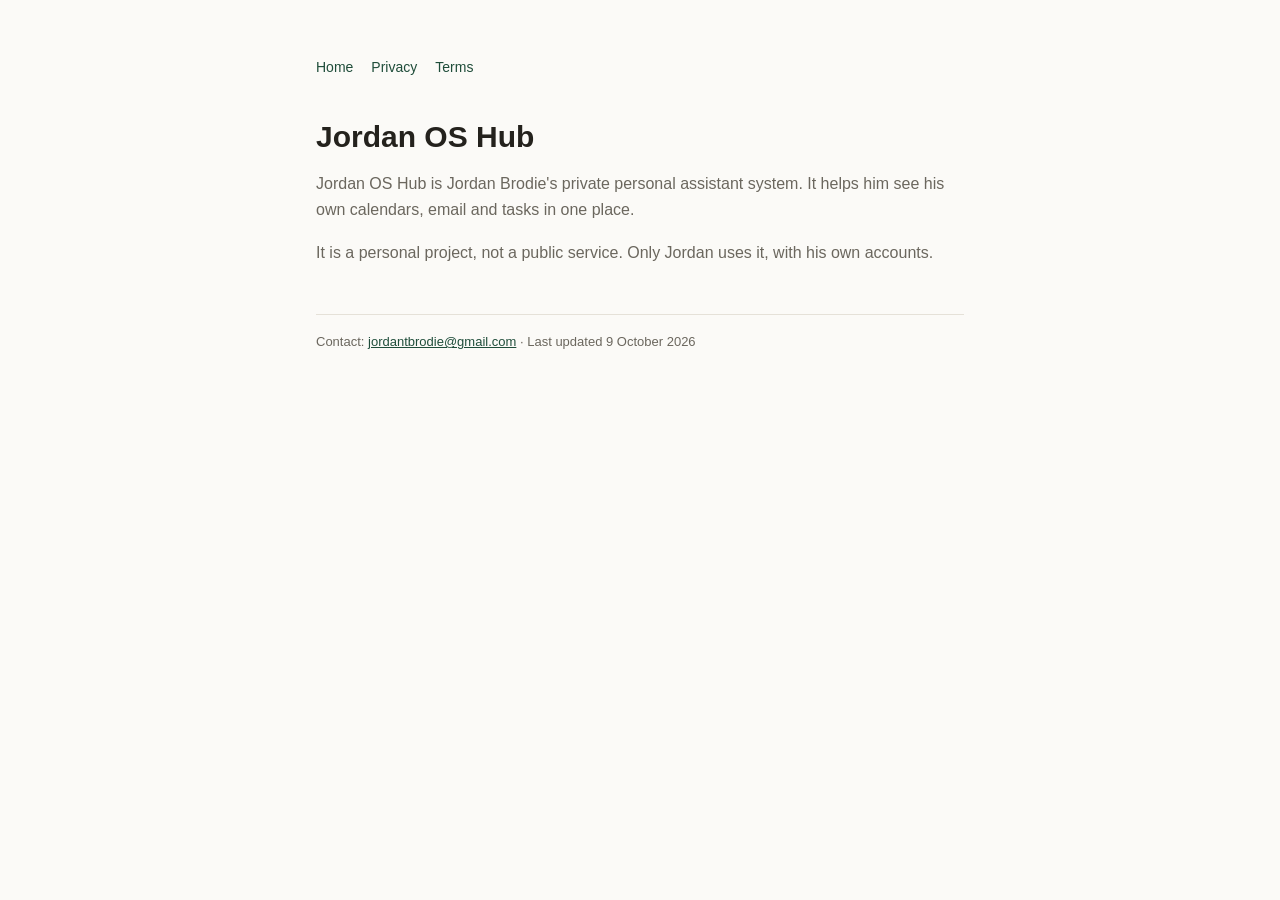
<file: index.html>
<!doctype html>
<html lang="en"><head><meta charset="utf-8"><meta name="viewport" content="width=device-width,initial-scale=1"><title>Jordan OS Hub</title><link rel="stylesheet" href="/style.css"></head><body><main><nav><a href="/">Home</a><a href="/privacy.html">Privacy</a><a href="/terms.html">Terms</a></nav>
<h1>Jordan OS Hub</h1>
<p>Jordan OS Hub is Jordan Brodie's private personal assistant system. It helps him see his own calendars, email and tasks in one place.</p>
<p>It is a personal project, not a public service. Only Jordan uses it, with his own accounts.</p>
<footer>Contact: <a href="mailto:jordantbrodie@gmail.com">jordantbrodie@gmail.com</a> · Last updated 9 October 2026</footer></main></body></html>
</file>
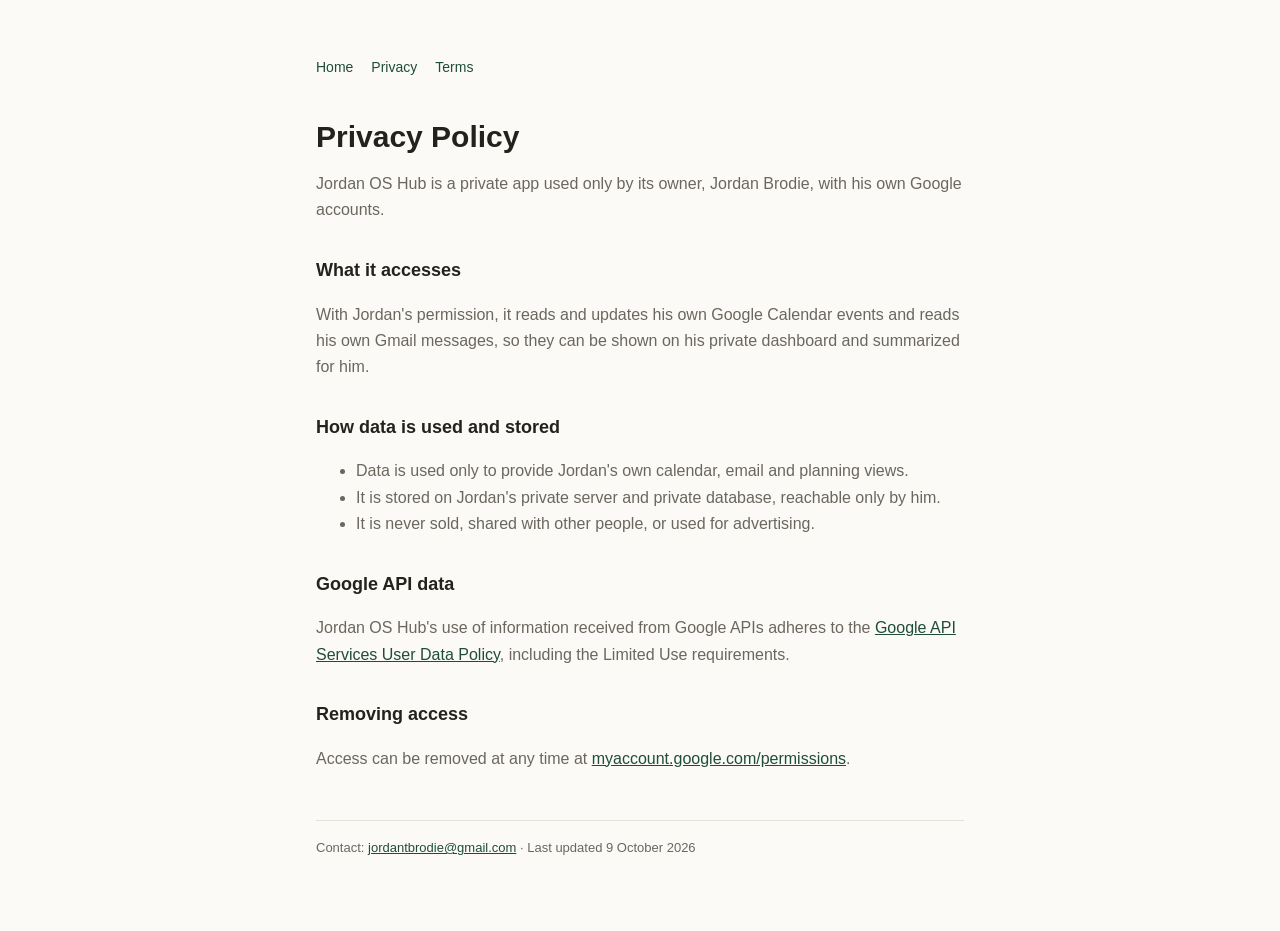
<file: privacy.html>
<!doctype html>
<html lang="en"><head><meta charset="utf-8"><meta name="viewport" content="width=device-width,initial-scale=1"><title>Privacy Policy · Jordan OS Hub</title><link rel="stylesheet" href="/style.css"></head><body><main><nav><a href="/">Home</a><a href="/privacy.html">Privacy</a><a href="/terms.html">Terms</a></nav>
<h1>Privacy Policy</h1>
<p>Jordan OS Hub is a private app used only by its owner, Jordan Brodie, with his own Google accounts.</p>
<h2>What it accesses</h2>
<p>With Jordan's permission, it reads and updates his own Google Calendar events and reads his own Gmail messages, so they can be shown on his private dashboard and summarized for him.</p>
<h2>How data is used and stored</h2>
<ul><li>Data is used only to provide Jordan's own calendar, email and planning views.</li>
<li>It is stored on Jordan's private server and private database, reachable only by him.</li>
<li>It is never sold, shared with other people, or used for advertising.</li></ul>
<h2>Google API data</h2>
<p>Jordan OS Hub's use of information received from Google APIs adheres to the <a href="https://developers.google.com/terms/api-services-user-data-policy">Google API Services User Data Policy</a>, including the Limited Use requirements.</p>
<h2>Removing access</h2>
<p>Access can be removed at any time at <a href="https://myaccount.google.com/permissions">myaccount.google.com/permissions</a>.</p>
<footer>Contact: <a href="mailto:jordantbrodie@gmail.com">jordantbrodie@gmail.com</a> · Last updated 9 October 2026</footer></main></body></html>
</file>
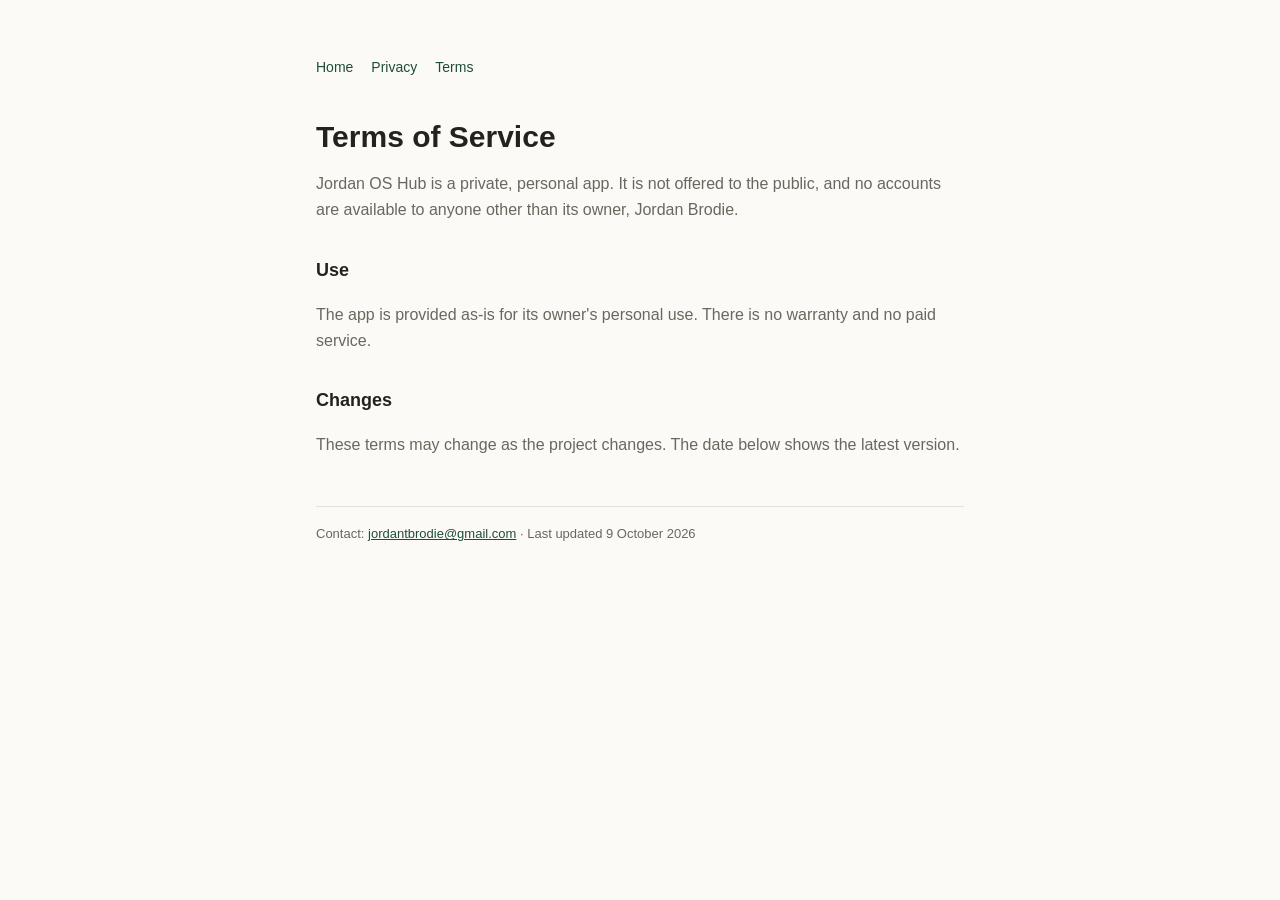
<file: terms.html>
<!doctype html>
<html lang="en"><head><meta charset="utf-8"><meta name="viewport" content="width=device-width,initial-scale=1"><title>Terms of Service · Jordan OS Hub</title><link rel="stylesheet" href="/style.css"></head><body><main><nav><a href="/">Home</a><a href="/privacy.html">Privacy</a><a href="/terms.html">Terms</a></nav>
<h1>Terms of Service</h1>
<p>Jordan OS Hub is a private, personal app. It is not offered to the public, and no accounts are available to anyone other than its owner, Jordan Brodie.</p>
<h2>Use</h2>
<p>The app is provided as-is for its owner's personal use. There is no warranty and no paid service.</p>
<h2>Changes</h2>
<p>These terms may change as the project changes. The date below shows the latest version.</p>
<footer>Contact: <a href="mailto:jordantbrodie@gmail.com">jordantbrodie@gmail.com</a> · Last updated 9 October 2026</footer></main></body></html>
</file>
<file: style.css>
:root{--bg:#fbfaf7;--ink:#24221d;--soft:#6b675e;--line:#e5e1d8;--accent:#1f4d3a}
@media (prefers-color-scheme:dark){:root{--bg:#161512;--ink:#eeeae1;--soft:#a8a397;--line:#34312a;--accent:#8fd1b0}}
*{box-sizing:border-box}body{margin:0;background:var(--bg);color:var(--ink);font:16px/1.65 -apple-system,BlinkMacSystemFont,"Segoe UI",sans-serif}
main{max-width:680px;margin:0 auto;padding:56px 16px 72px}h1{font-size:30px;line-height:1.2;margin:0 0 8px}h2{font-size:18px;margin:32px 0 6px}
p,li{color:var(--soft)}a{color:var(--accent)}nav{display:flex;gap:18px;margin-bottom:40px;font-size:14px}nav a{text-decoration:none}
footer{margin-top:48px;padding-top:16px;border-top:1px solid var(--line);font-size:13px;color:var(--soft)}
</file>
